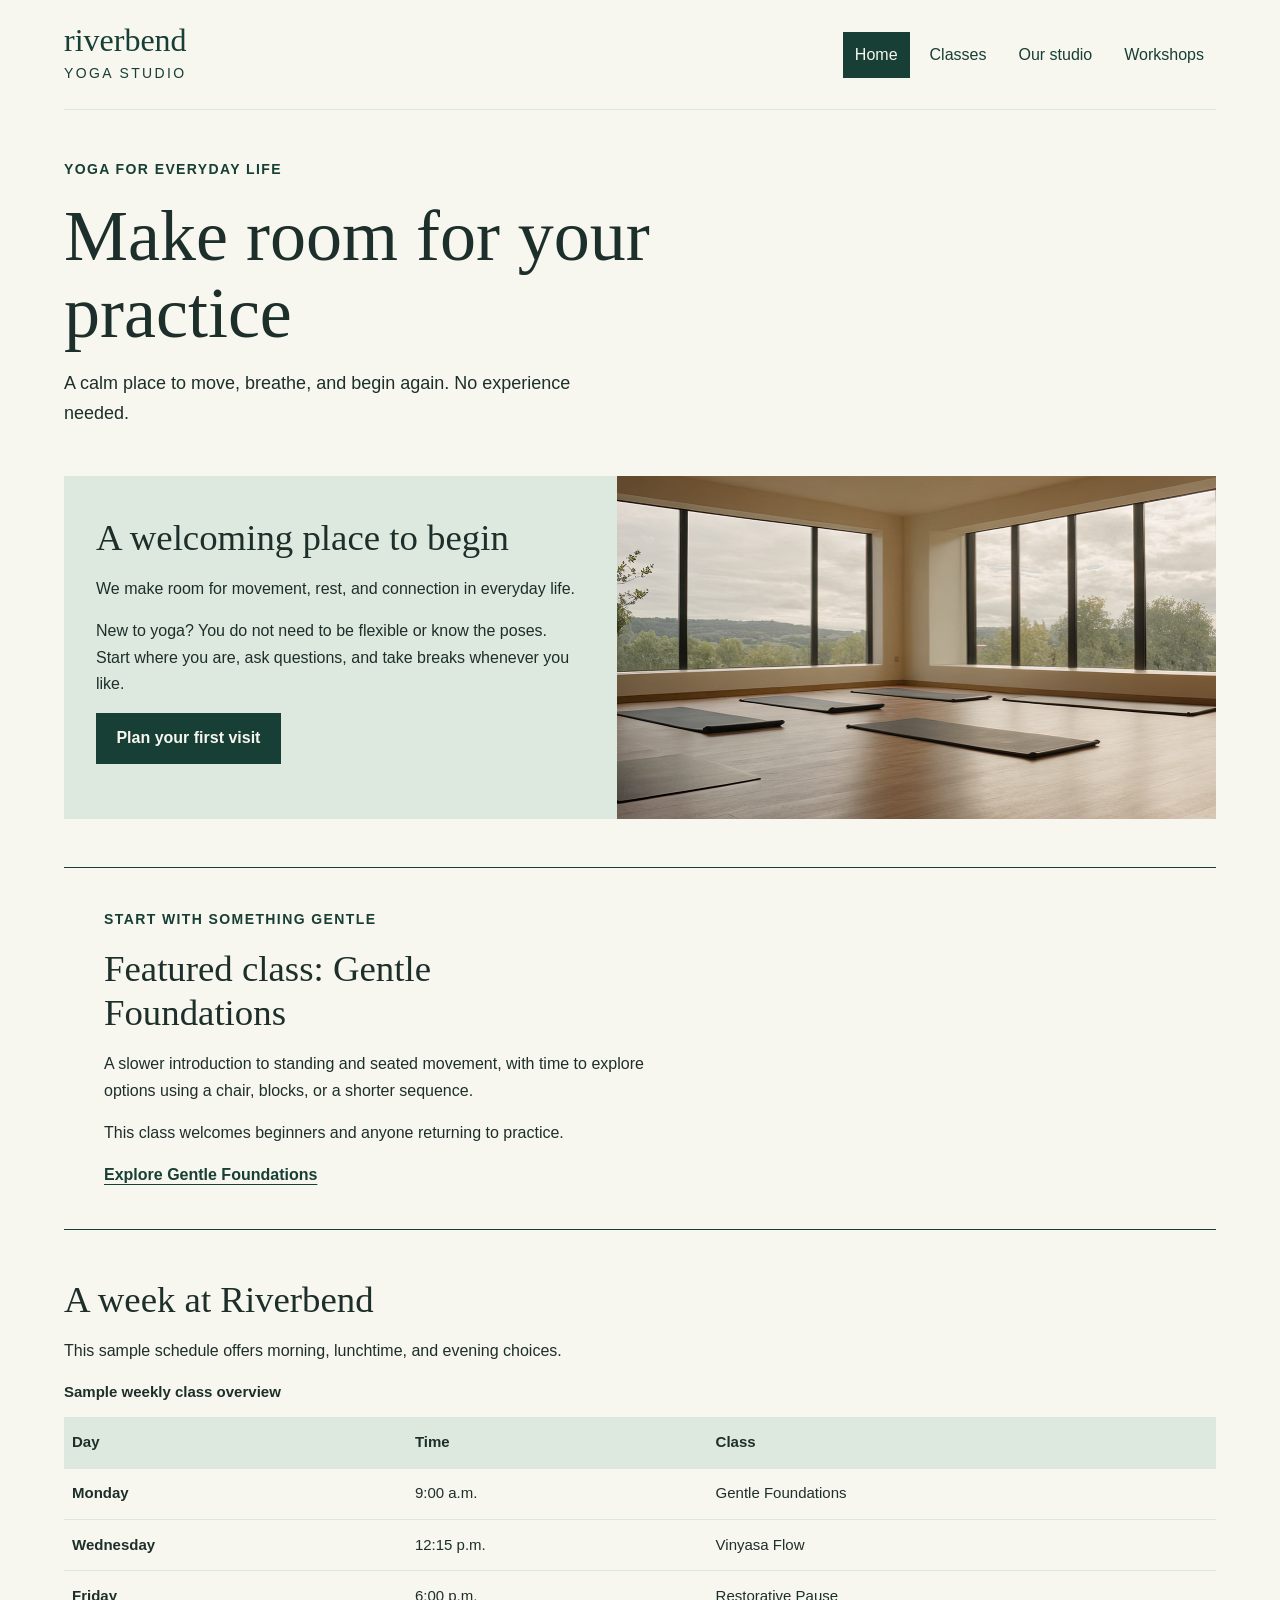
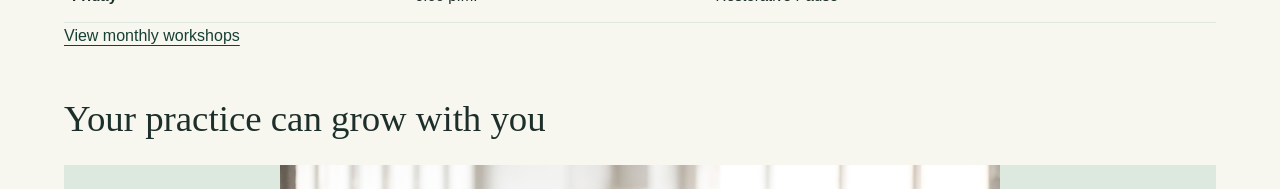
<file: index.html>
<!doctype html>
<html lang="en">
<head>
  <meta charset="utf-8">
  <meta name="viewport" content="width=device-width, initial-scale=1">
  <meta http-equiv="refresh" content="0; url=site/index.html">
  <title>Riverbend Yoga Studio</title>
</head>
<body><p><a href="site/index.html">Open Riverbend Yoga Studio</a></p></body>
</html>
</file>
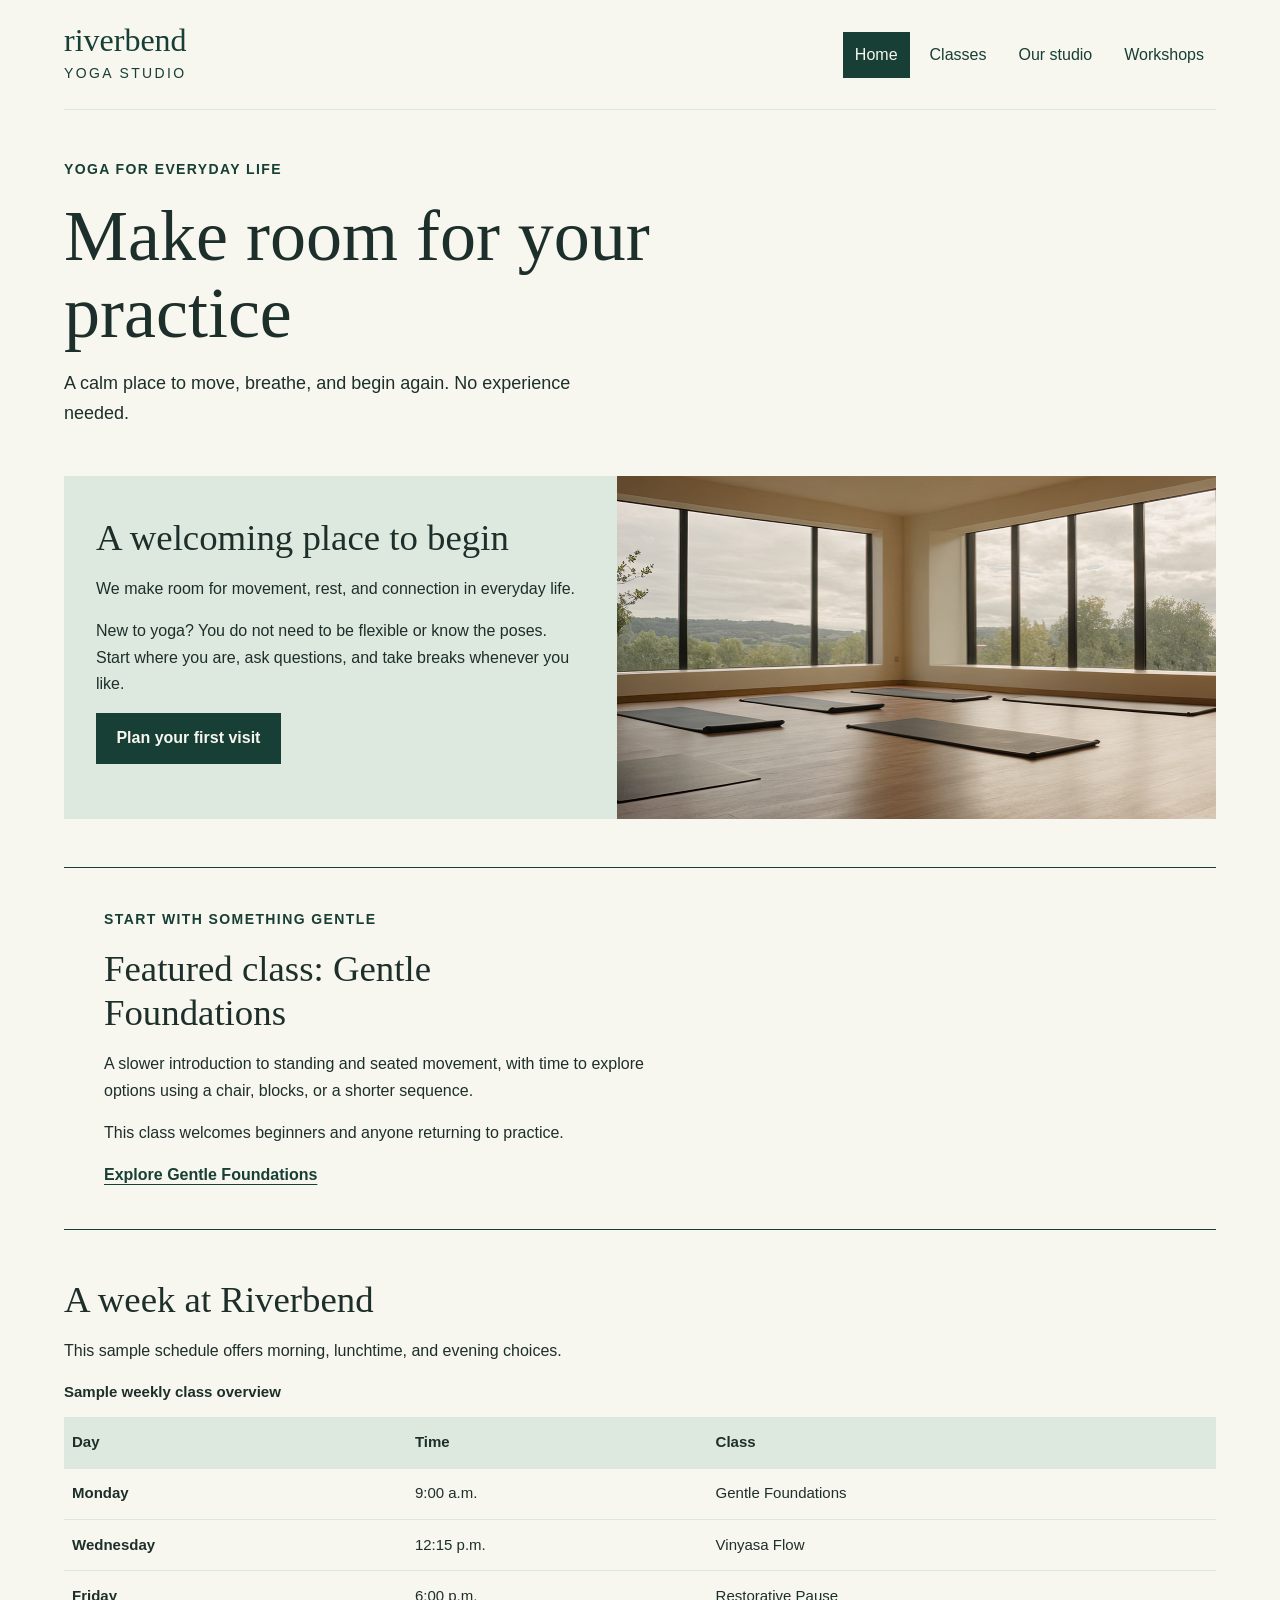
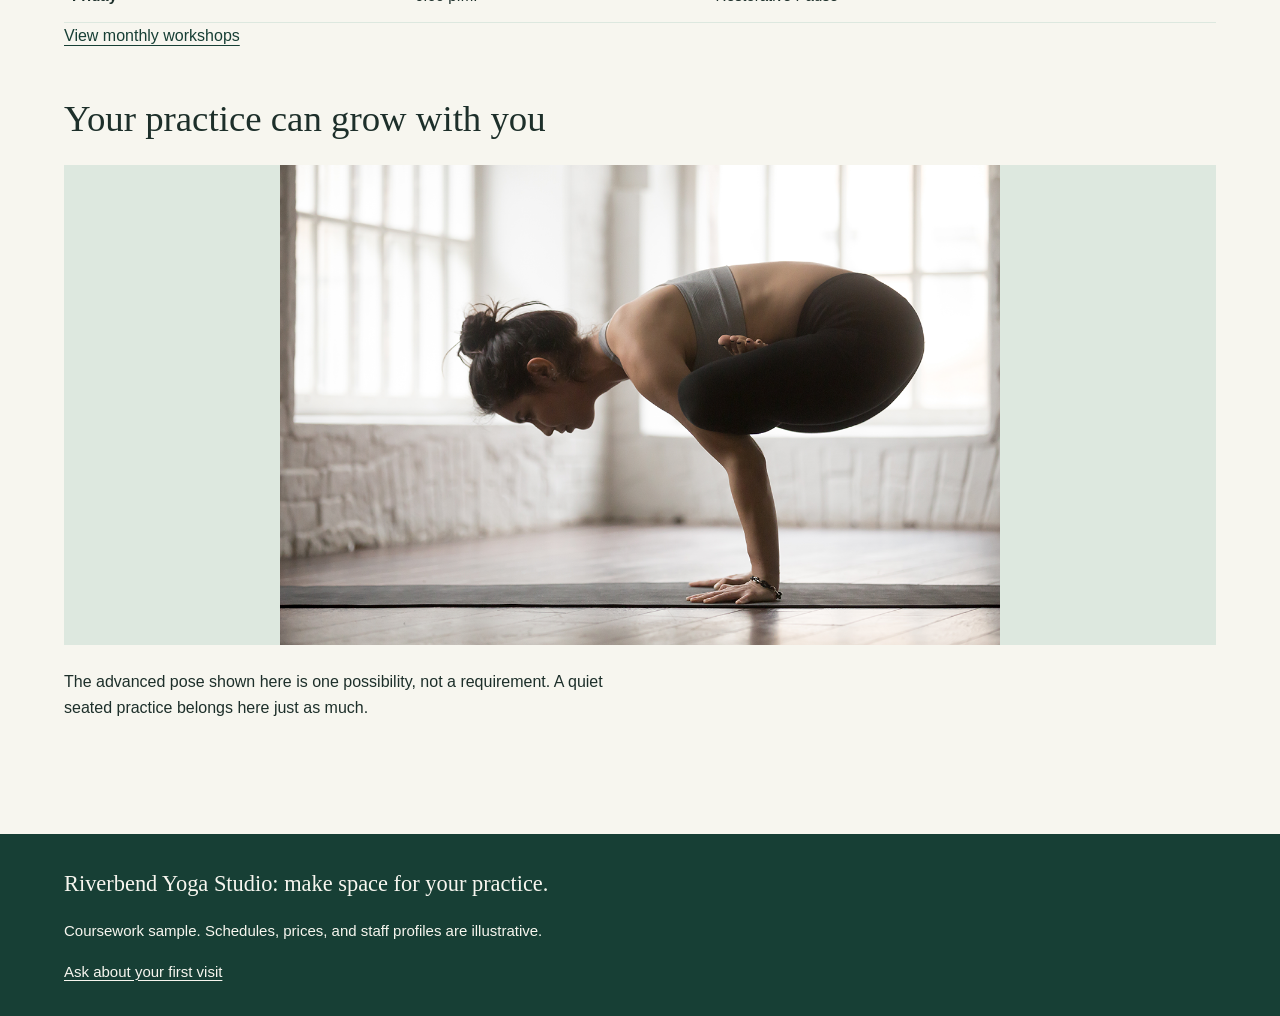
<file: site/index.html>
<!doctype html>
<html lang="en">
<head>
  <meta charset="utf-8">
  <meta name="viewport" content="width=device-width, initial-scale=1">
  <title>Home | Riverbend Yoga Studio</title>
  <meta name="description"
    content="An inclusive place to explore yoga at your own pace.">
  <link rel="stylesheet" href="styles.css">
  <script src="app.js" defer></script>
</head>
<body>
  <a class="skip-link" href="#main-content">Skip to main content</a>
  <header class="site-header">
    <div class="header-inner">
      <a class="brand" href="index.html" aria-label="Riverbend Yoga Studio home">
        <span class="brand-name">riverbend</span>
        <span class="brand-description">YOGA STUDIO</span>
      </a>
      <nav aria-label="Primary navigation">
        <ul>
          <li><a href="index.html" aria-current="page">Home</a></li>
          <li><a href="services.html">Classes</a></li>
          <li><a href="about.html">Our studio</a></li>
          <li><a href="events.html">Workshops</a></li>
        </ul>
      </nav>
    </div>
    <div class="page-heading">
      <p class="eyebrow">Yoga for everyday life</p>
      <h1>Make room for your practice</h1>
      <p class="lede">A calm place to move, breathe, and begin again. No experience needed.</p>
      <p class="saved-preference" data-saved-preference hidden>
        <span data-saved-class-label></span>
        <a href="services.html#class-preference">Change choice</a>
      </p>
    </div>
  </header>
  <main class="site-main" id="main-content" tabindex="-1">
    <section class="welcome split" aria-labelledby="welcome-title">
      <div class="welcome-copy">
      <h2 id="welcome-title">A welcoming place to begin</h2>
      <p>We make room for movement, rest, and connection in everyday life.</p>
      <p>New to yoga? You do not need to be flexible or know the poses.
        Start where you are, ask questions, and take breaks whenever you like.</p>
      <p><a class="button" href="events.html#request-spot">Plan your first visit</a></p>
      </div>
      <img class="studio-image" src="assets/yoga-studio_c.png" width="1200" height="686"
        alt="Sunlit yoga studio with mats beside large windows.">
    </section>

    <section class="featured band" aria-labelledby="featured-title">
      <p class="eyebrow">Start with something gentle</p>
      <h2 id="featured-title">Featured class: Gentle Foundations</h2>
      <p>A slower introduction to standing and seated movement, with time
        to explore options using a chair, blocks, or a shorter sequence.</p>
      <p>This class welcomes beginners and anyone returning to practice.</p>
      <p><a class="text-link" href="services.html#gentle">Explore Gentle Foundations</a></p>
    </section>

    <section class="schedule" aria-labelledby="schedule-title">
      <h2 id="schedule-title">A week at Riverbend</h2>
      <p>This sample schedule offers morning, lunchtime, and evening choices.</p>
      <div class="table-scroll" role="region" aria-label="Weekly class schedule" tabindex="0">
      <table>
        <caption>Sample weekly class overview</caption>
        <thead>
          <tr>
            <th scope="col">Day</th>
            <th scope="col">Time</th>
            <th scope="col">Class</th>
          </tr>
        </thead>
        <tbody>
          <tr>
            <th scope="row">Monday</th>
            <td><time datetime="09:00">9:00 a.m.</time></td>
            <td>Gentle Foundations</td>
          </tr>
          <tr>
            <th scope="row">Wednesday</th>
            <td><time datetime="12:15">12:15 p.m.</time></td>
            <td>Vinyasa Flow</td>
          </tr>
          <tr>
            <th scope="row">Friday</th>
            <td><time datetime="18:00">6:00 p.m.</time></td>
            <td>Restorative Pause</td>
          </tr>
        </tbody>
      </table>
      </div>
      <p><a href="events.html#workshops">View monthly workshops</a></p>
    </section>

    <section class="practice" aria-labelledby="practice-title">
      <h2 id="practice-title">Your practice can grow with you</h2>
      <picture>
        <source media="(min-width: 48rem)"
          srcset="assets/yoga-feature-large_c.png">
        <img src="assets/yoga-feature-small_c.png" width="280"
          alt="A yoga practitioner balances with knees resting on her arms.">
      </picture>
      <p>The advanced pose shown here is one possibility, not a requirement.
        A quiet seated practice belongs here just as much.</p>
    </section>
  </main>
  <footer class="site-footer">
    <div class="footer-inner">
    <p>Riverbend Yoga Studio: make space for your practice.</p>
    <p>Coursework sample. Schedules, prices, and staff profiles are illustrative.</p>
    <p><a href="events.html#request-spot">Ask about your first visit</a></p>
    </div>
  </footer>
</body>
</html>
</file>
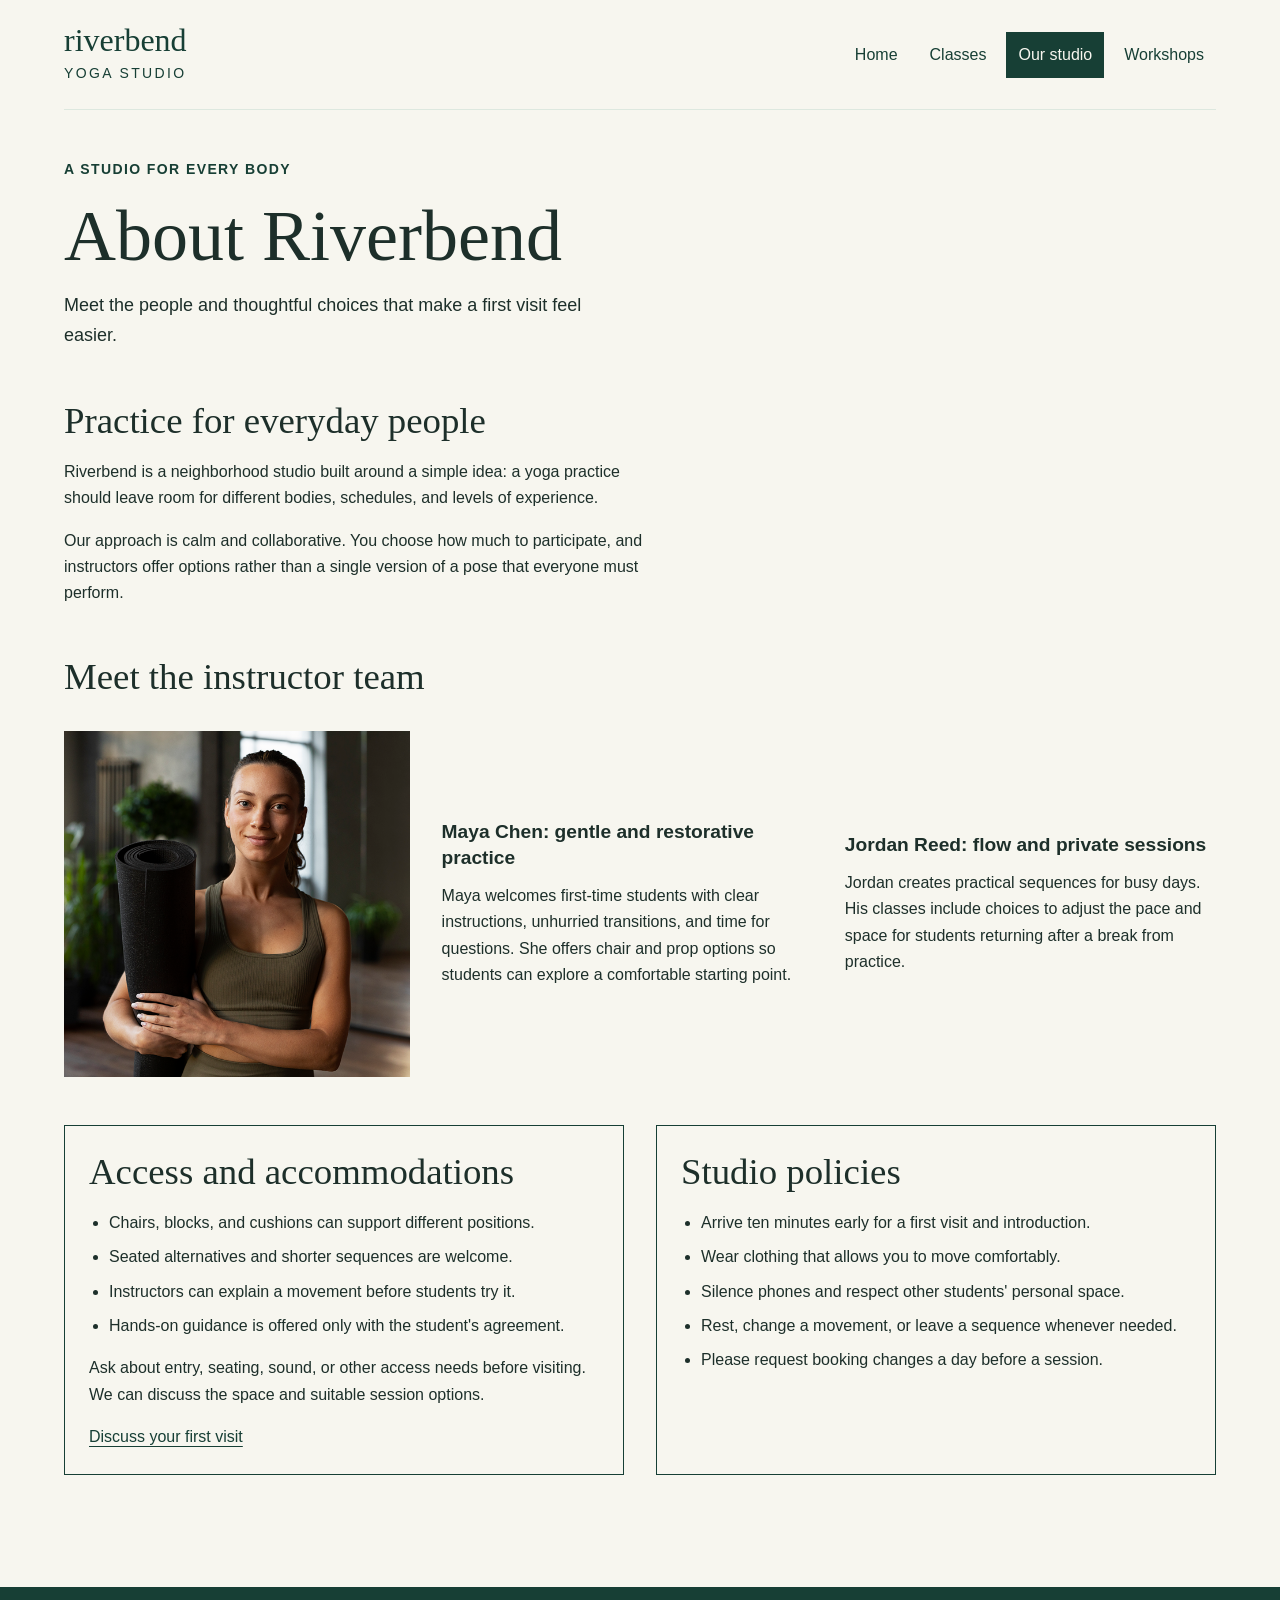
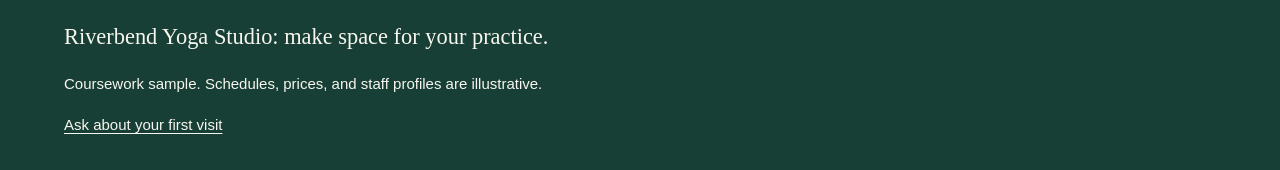
<file: site/about.html>
<!doctype html>
<html lang="en">
<head>
  <meta charset="utf-8">
  <meta name="viewport" content="width=device-width, initial-scale=1">
  <title>About | Riverbend Yoga Studio</title>
  <meta name="description"
    content="Meet our sample instructor team and explore studio access and policies.">
  <link rel="stylesheet" href="styles.css">
  <script src="app.js" defer></script>
</head>
<body>
  <a class="skip-link" href="#main-content">Skip to main content</a>
  <header class="site-header">
    <div class="header-inner">
      <a class="brand" href="index.html" aria-label="Riverbend Yoga Studio home">
        <span class="brand-name">riverbend</span>
        <span class="brand-description">YOGA STUDIO</span>
      </a>
      <nav aria-label="Primary navigation">
        <ul>
          <li><a href="index.html">Home</a></li>
          <li><a href="services.html">Classes</a></li>
          <li><a href="about.html" aria-current="page">Our studio</a></li>
          <li><a href="events.html">Workshops</a></li>
        </ul>
      </nav>
    </div>
    <div class="page-heading">
      <p class="eyebrow">A studio for every body</p>
      <h1>About Riverbend</h1>
      <p class="lede">Meet the people and thoughtful choices that make a first visit feel easier.</p>
      <p class="saved-preference" data-saved-preference hidden>
        <span data-saved-class-label></span>
        <a href="services.html#class-preference">Change choice</a>
      </p>
    </div>
  </header>
  <main class="site-main" id="main-content" tabindex="-1">
    <section aria-labelledby="story-title">
      <h2 id="story-title">Practice for everyday people</h2>
      <p>Riverbend is a neighborhood studio built around a simple idea:
        a yoga practice should leave room for different bodies, schedules,
        and levels of experience.</p>
      <p>Our approach is calm and collaborative. You choose how much to
        participate, and instructors offer options rather than a single
        version of a pose that everyone must perform.</p>
    </section>

    <section class="team" aria-labelledby="team-title">
      <h2 id="team-title">Meet the instructor team</h2>
      <img src="assets/yoga-instructor_c.png" width="1200" height="1200"
        alt="An instructor holds a rolled yoga mat in the studio.">
      <article class="instructor">
        <h3>Maya Chen: gentle and restorative practice</h3>
        <p>Maya welcomes first-time students with clear instructions,
          unhurried transitions, and time for questions. She offers chair and prop
          options so students can explore a comfortable starting point.</p>
      </article>
      <article class="instructor">
        <h3>Jordan Reed: flow and private sessions</h3>
        <p>Jordan creates practical sequences for busy days.
          His classes include choices to adjust the pace and space
          for students returning after a break from practice.</p>
      </article>
    </section>

    <div class="section-row">
    <section aria-labelledby="access-title">
      <h2 id="access-title">Access and accommodations</h2>
      <ul>
        <li>Chairs, blocks, and cushions can support different positions.</li>
        <li>Seated alternatives and shorter sequences are welcome.</li>
        <li>Instructors can explain a movement before students try it.</li>
        <li>Hands-on guidance is offered only with the student's agreement.</li>
      </ul>
      <p>Ask about entry, seating, sound, or other access needs before
        visiting. We can discuss the space and suitable session options.</p>
      <p><a href="events.html#request-spot">Discuss your first visit</a></p>
    </section>

    <section aria-labelledby="policies-title">
      <h2 id="policies-title">Studio policies</h2>
      <ul>
        <li>Arrive ten minutes early for a first visit and introduction.</li>
        <li>Wear clothing that allows you to move comfortably.</li>
        <li>Silence phones and respect other students' personal space.</li>
        <li>Rest, change a movement, or leave a sequence whenever needed.</li>
        <li>Please request booking changes a day before a session.</li>
      </ul>
    </section>
    </div>
  </main>
  <footer class="site-footer">
    <div class="footer-inner">
    <p>Riverbend Yoga Studio: make space for your practice.</p>
    <p>Coursework sample. Schedules, prices, and staff profiles are illustrative.</p>
    <p><a href="events.html#request-spot">Ask about your first visit</a></p>
    </div>
  </footer>
</body>
</html>
</file>
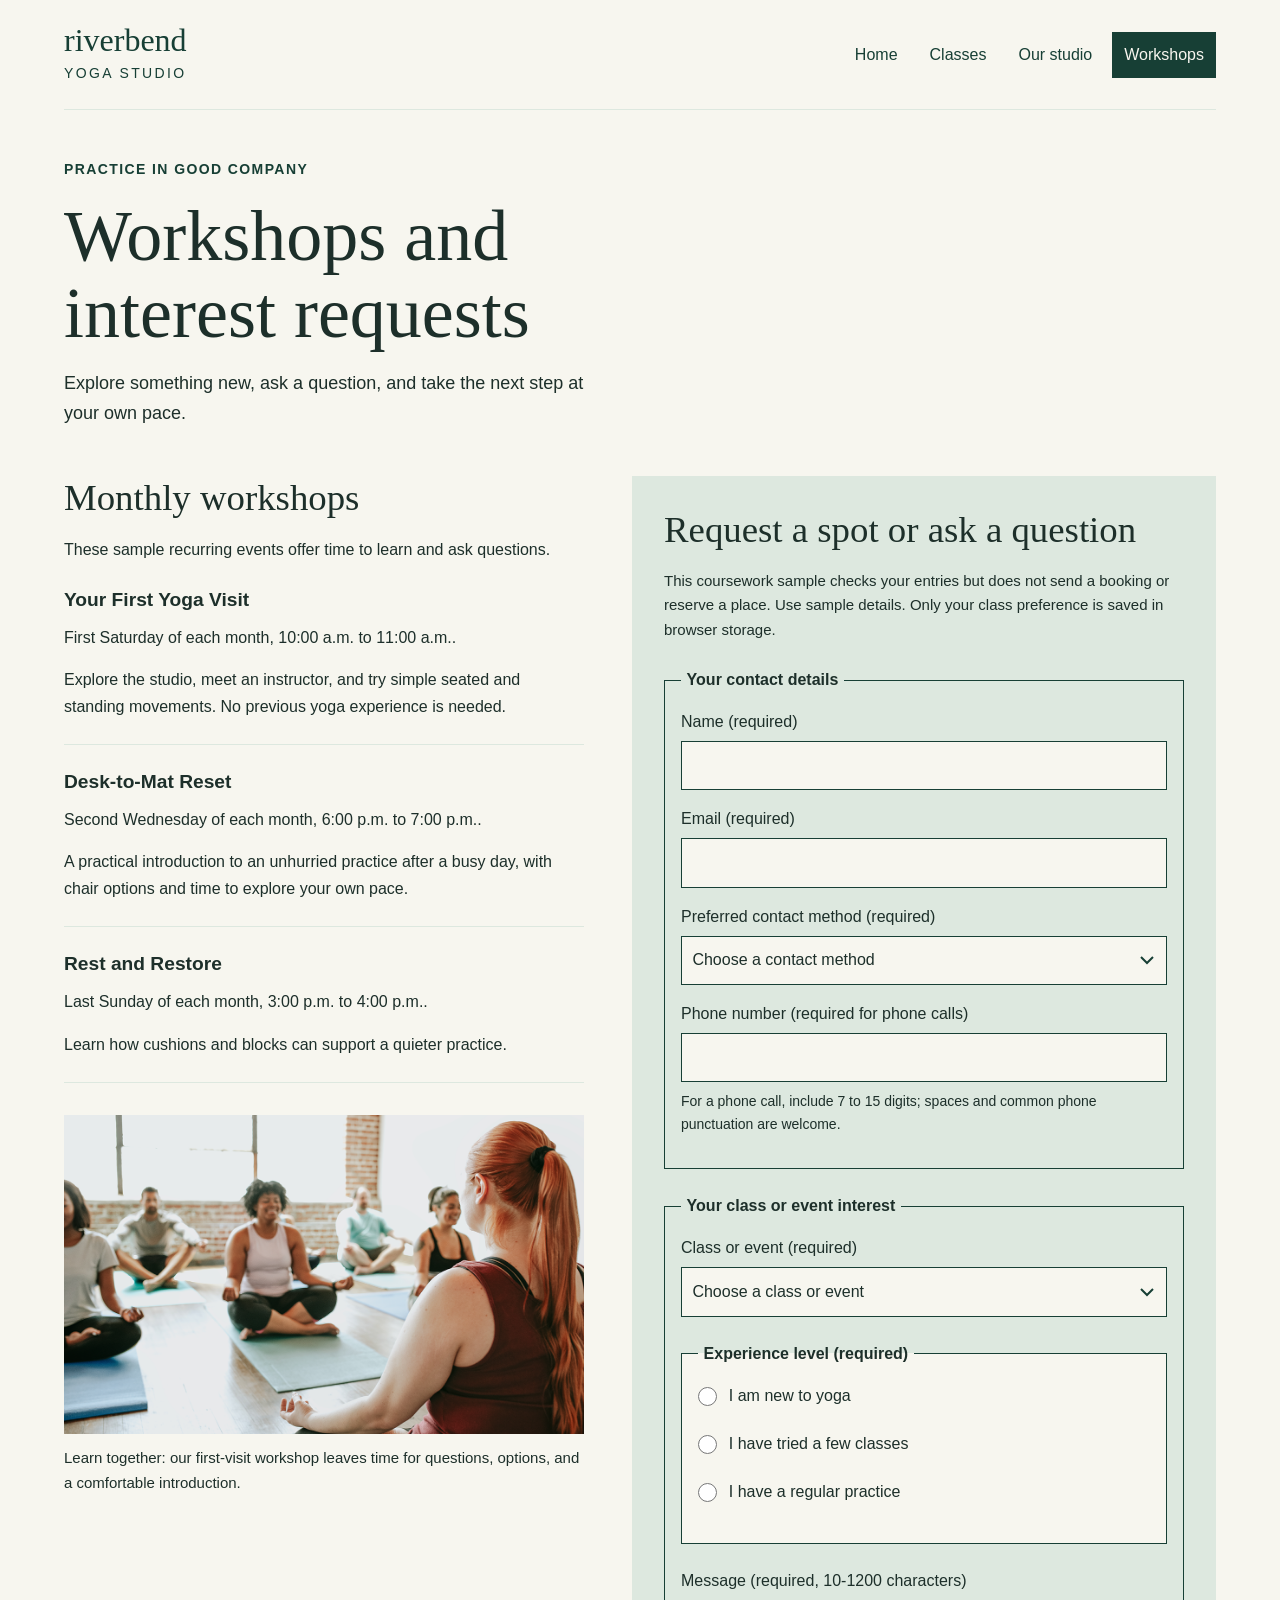
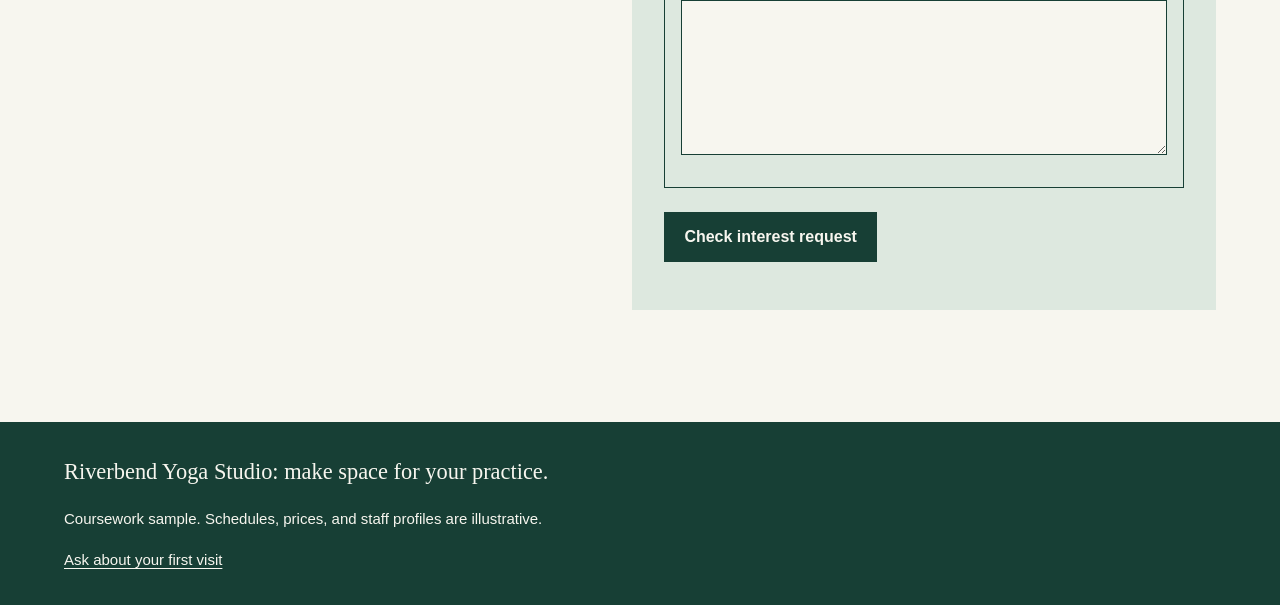
<file: site/events.html>
<!doctype html>
<html lang="en">
<head>
  <meta charset="utf-8">
  <meta name="viewport" content="width=device-width, initial-scale=1">
  <title>Workshops and Requests | Riverbend Yoga Studio</title>
  <meta name="description"
    content="Explore monthly workshops and request class information.">
  <link rel="stylesheet" href="styles.css">
  <script src="app.js" defer></script>
</head>
<body>
  <a class="skip-link" href="#main-content">Skip to main content</a>
  <header class="site-header">
    <div class="header-inner">
      <a class="brand" href="index.html" aria-label="Riverbend Yoga Studio home">
        <span class="brand-name">riverbend</span>
        <span class="brand-description">YOGA STUDIO</span>
      </a>
      <nav aria-label="Primary navigation">
        <ul>
          <li><a href="index.html">Home</a></li>
          <li><a href="services.html">Classes</a></li>
          <li><a href="about.html">Our studio</a></li>
          <li><a href="events.html" aria-current="page">Workshops</a></li>
        </ul>
      </nav>
    </div>
    <div class="page-heading">
      <p class="eyebrow">Practice in good company</p>
      <h1>Workshops and interest requests</h1>
      <p class="lede">Explore something new, ask a question, and take the next step at your own pace.</p>
      <p class="saved-preference" data-saved-preference hidden>
        <span data-saved-class-label></span>
        <a href="services.html#class-preference">Change choice</a>
      </p>
    </div>
  </header>
  <main class="site-main events-layout" id="main-content" tabindex="-1">
    <section class="workshop-list" id="workshops" aria-labelledby="workshops-title">
      <h2 id="workshops-title">Monthly workshops</h2>
      <p>These sample recurring events offer time to learn and ask questions.</p>
      <article>
        <h3>Your First Yoga Visit</h3>
        <p>First Saturday of each month,
          <time datetime="10:00">10:00 a.m.</time> to
          <time datetime="11:00">11:00 a.m.</time>.</p>
        <p>Explore the studio, meet an instructor, and try simple seated
          and standing movements. No previous yoga experience is needed.</p>
      </article>
      <article>
        <h3>Desk-to-Mat Reset</h3>
        <p>Second Wednesday of each month,
          <time datetime="18:00">6:00 p.m.</time> to
          <time datetime="19:00">7:00 p.m.</time>.</p>
        <p>A practical introduction to an unhurried practice after a busy
          day, with chair options and time to explore your own pace.</p>
      </article>
      <article>
        <h3>Rest and Restore</h3>
        <p>Last Sunday of each month,
          <time datetime="15:00">3:00 p.m.</time> to
          <time datetime="16:00">4:00 p.m.</time>.</p>
        <p>Learn how cushions and blocks can support a quieter practice.</p>
      </article>
      <figure>
        <img src="assets/yoga-workshop_c.png" width="1200" height="737"
          alt="An instructor leads a seated group practice in a bright studio.">
        <figcaption>Learn together: our first-visit workshop leaves time
          for questions, options, and a comfortable introduction.</figcaption>
      </figure>
    </section>

    <section class="request-panel" id="request-spot" aria-labelledby="request-title">
      <h2 id="request-title">Request a spot or ask a question</h2>
      <p class="form-note" id="form-note">This coursework sample checks your entries but
        does not send a booking or reserve a place. Use sample details. Only your class preference is saved in browser storage.</p>
      <p class="form-note" id="preference-notice" hidden></p>
      <p class="form-summary" id="form-summary" role="status" aria-live="polite" tabindex="-1"></p>
      <form id="interest-form" action="events.html#request-spot" method="get"
        aria-describedby="form-note">
        <fieldset id="contact-details">
          <legend>Your contact details</legend>
          <p>
            <label for="full-name">Name (required)</label><br>
            <input id="full-name" name="full-name" type="text"
              autocomplete="name" minlength="2" maxlength="80" aria-describedby="full-name-error" required>
            <span class="field-error" id="full-name-error"></span>
          </p>
          <p>
            <label for="email">Email (required)</label><br>
            <input id="email" name="email" type="email"
              autocomplete="email" maxlength="254" aria-describedby="email-error" required>
            <span class="field-error" id="email-error"></span>
          </p>
          <p>
            <label for="contact-method">Preferred contact method (required)</label><br>
            <select id="contact-method" name="contact-method" aria-describedby="contact-method-error" required>
              <option value="">Choose a contact method</option>
              <option value="email">Email</option>
              <option value="phone">Phone call</option>
            </select>
            <span class="field-error" id="contact-method-error"></span>
          </p>
          <p>
            <label for="phone">Phone number (required for phone calls)</label><br>
            <input id="phone" name="phone" type="tel"
              autocomplete="tel" maxlength="30" aria-describedby="phone-help phone-error">
            <span class="field-error" id="phone-error"></span>
            <small id="phone-help">For a phone call, include 7 to 15 digits; spaces and common phone punctuation are welcome.</small>
          </p>
        </fieldset>

        <fieldset>
          <legend>Your class or event interest</legend>
          <p>
            <label for="interest">Class or event (required)</label><br>
            <select id="interest" name="interest" aria-describedby="interest-error" required>
              <option value="">Choose a class or event</option>
              <option value="gentle">Gentle Foundations</option>
              <option value="vinyasa">Vinyasa Flow</option>
              <option value="restorative">Restorative Pause</option>
              <option value="private">Private session</option>
              <option value="first-visit">Your First Yoga Visit workshop</option>
              <option value="desk-reset">Desk-to-Mat Reset workshop</option>
              <option value="rest-restore">Rest and Restore workshop</option>
            </select>
            <span class="field-error" id="interest-error"></span>
          </p>
          <fieldset id="experience-group">
            <legend>Experience level (required)</legend>
            <p>
              <input id="experience-new" name="experience" type="radio"
                value="new" aria-describedby="experience-error" required>
              <label for="experience-new">I am new to yoga</label>
            </p>
            <p>
              <input id="experience-some" name="experience" type="radio"
                value="some" aria-describedby="experience-error">
              <label for="experience-some">I have tried a few classes</label>
            </p>
            <p>
              <input id="experience-regular" name="experience" type="radio"
                value="regular" aria-describedby="experience-error">
              <label for="experience-regular">I have a regular practice</label>
            </p>
            <span class="field-error" id="experience-error"></span>
          </fieldset>
          <p>
            <label for="message">Message (required, 10-1200 characters)</label><br>
            <textarea id="message" name="message" rows="5" cols="28"
              minlength="10" maxlength="1200" aria-describedby="message-error" required></textarea>
            <span class="field-error" id="message-error"></span>
          </p>
        </fieldset>
        <p><button type="submit">Check interest request</button></p>
        <p class="feedback" id="form-result" role="status" aria-live="polite"></p>
      </form>
    </section>
  </main>
  <footer class="site-footer">
    <div class="footer-inner">
    <p>Riverbend Yoga Studio: make space for your practice.</p>
    <p>Coursework sample. Schedules, prices, and staff profiles are illustrative.</p>
    <p><a href="events.html#request-spot">Ask about your first visit</a></p>
    </div>
  </footer>
</body>
</html>
</file>
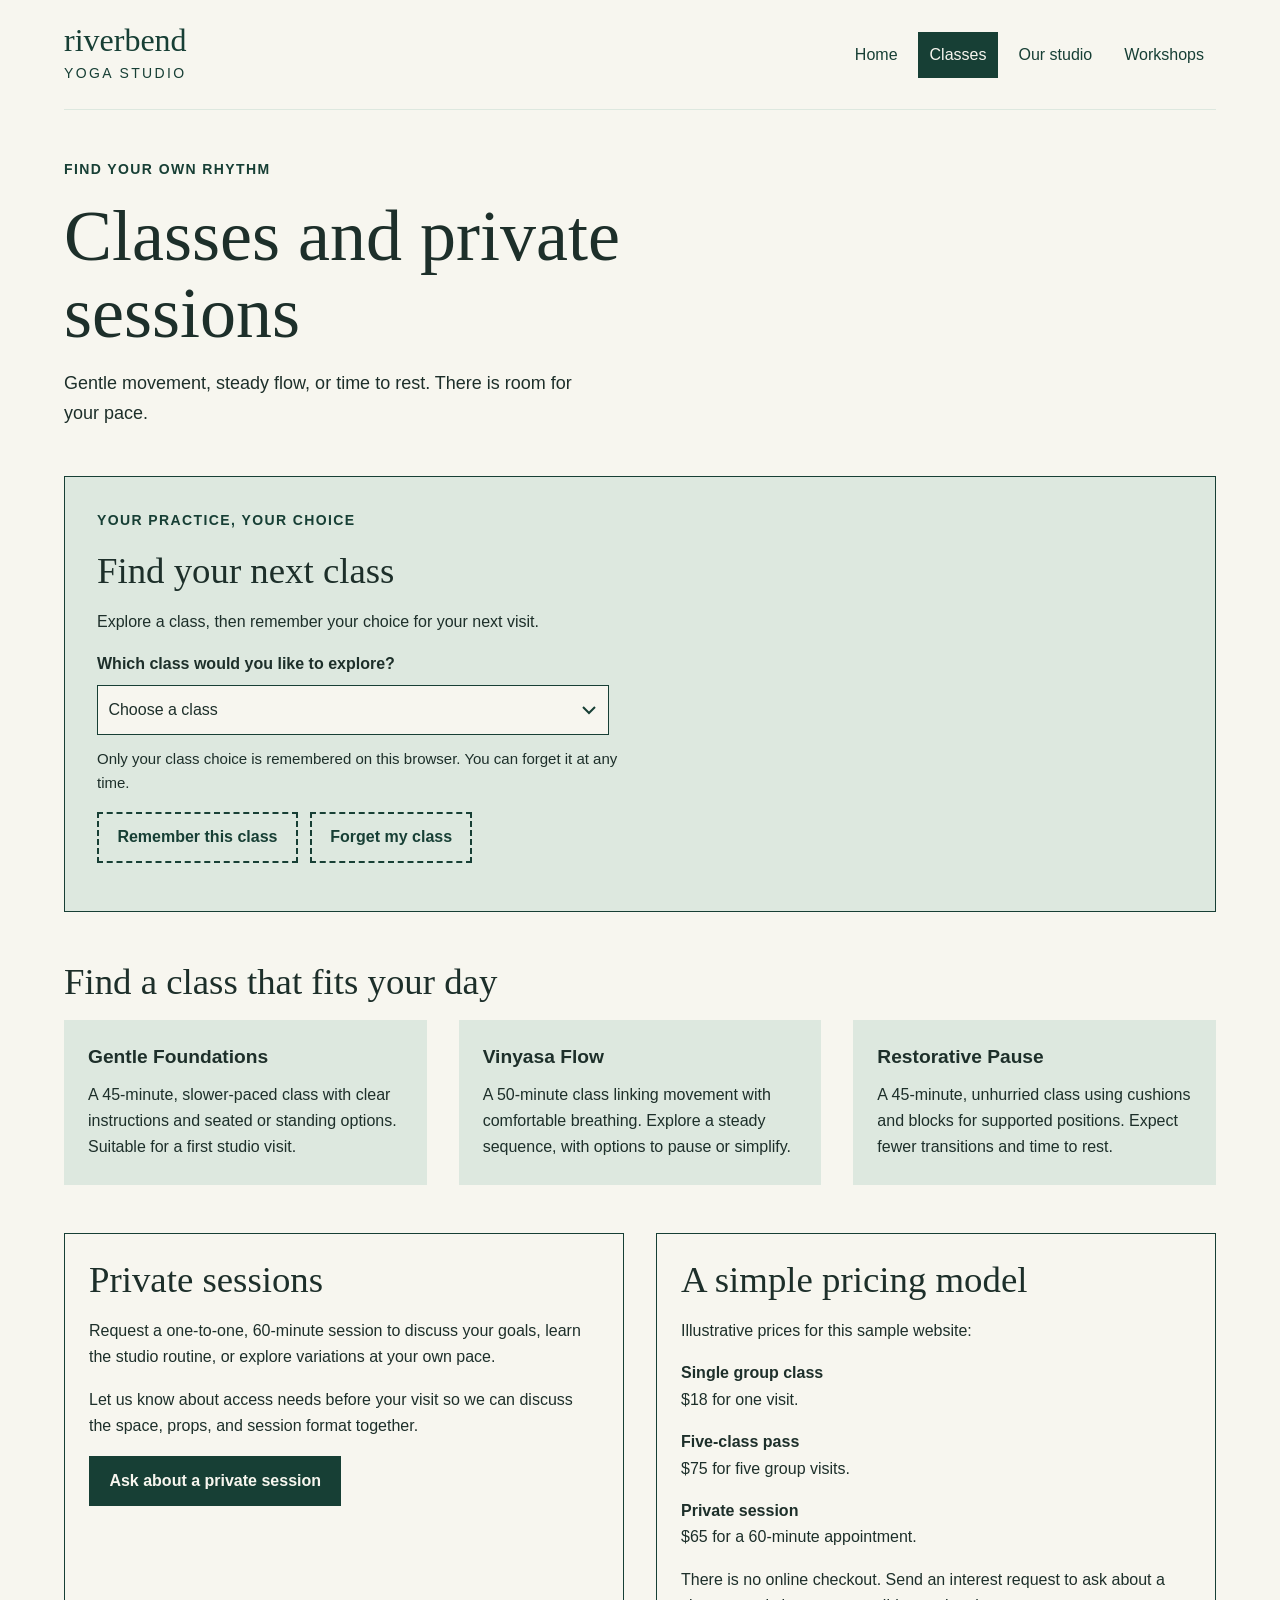
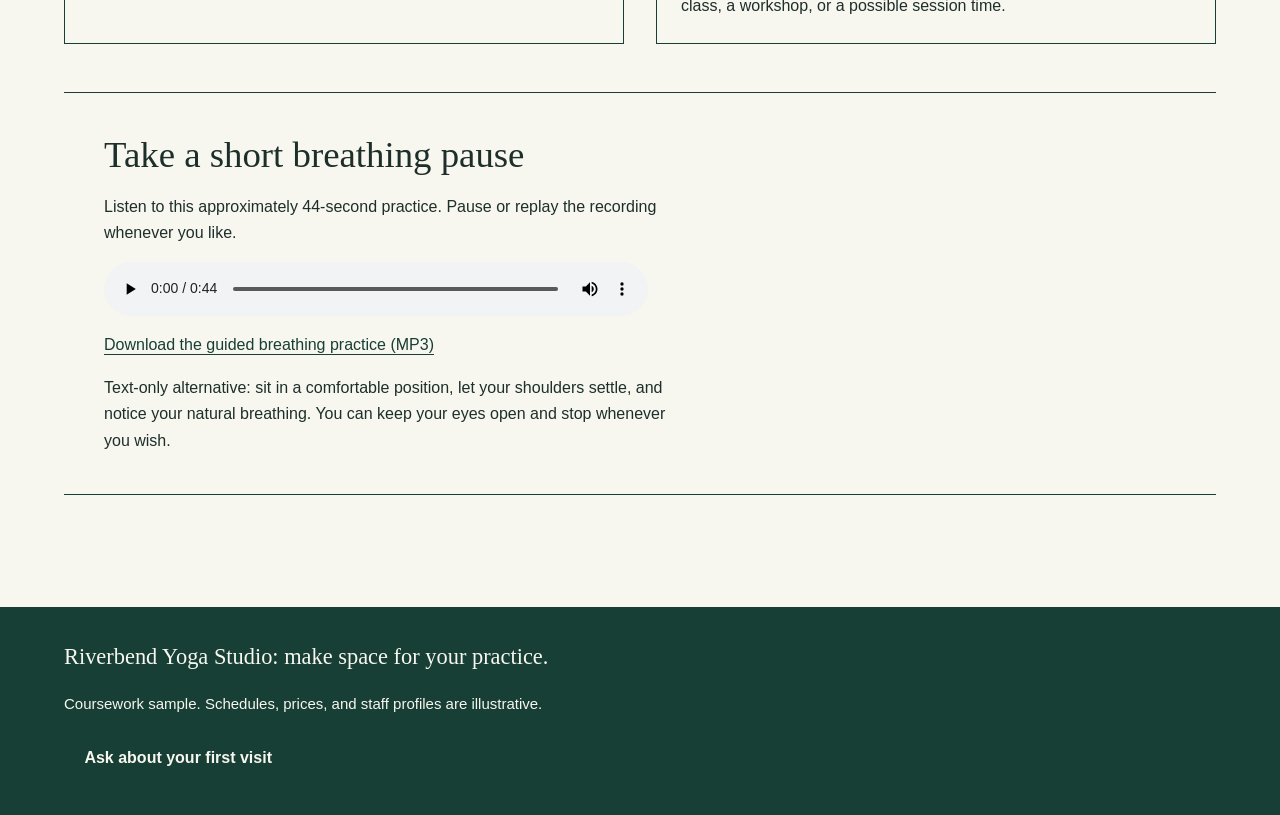
<file: site/services.html>
<!doctype html>
<html lang="en">
<head>
  <meta charset="utf-8">
  <meta name="viewport" content="width=device-width, initial-scale=1">
  <title>Classes and Sessions | Riverbend Yoga Studio</title>
  <meta name="description"
    content="Explore group classes and private yoga sessions.">
  <link rel="stylesheet" href="styles.css">
  <script src="app.js" defer></script>
</head>
<body>
  <a class="skip-link" href="#main-content">Skip to main content</a>
  <header class="site-header">
    <div class="header-inner">
      <a class="brand" href="index.html" aria-label="Riverbend Yoga Studio home">
        <span class="brand-name">riverbend</span>
        <span class="brand-description">YOGA STUDIO</span>
      </a>
      <nav aria-label="Primary navigation">
        <ul>
          <li><a href="index.html">Home</a></li>
          <li><a href="services.html" aria-current="page">Classes</a></li>
          <li><a href="about.html">Our studio</a></li>
          <li><a href="events.html">Workshops</a></li>
        </ul>
      </nav>
    </div>
    <div class="page-heading">
      <p class="eyebrow">Find your own rhythm</p>
      <h1>Classes and private sessions</h1>
      <p class="lede">Gentle movement, steady flow, or time to rest. There is room for your pace.</p>
      <p class="saved-preference" data-saved-preference hidden>
        <span data-saved-class-label></span>
        <a href="services.html#class-preference">Change choice</a>
      </p>
    </div>
  </header>
  <main class="site-main" id="main-content" tabindex="-1">
    <section class="preference-panel" id="class-preference" aria-labelledby="preference-title" hidden>
      <p class="eyebrow">Your practice, your choice</p>
      <h2 id="preference-title">Find your next class</h2>
      <p>Explore a class, then remember your choice for your next visit.</p>
      <label for="class-choice">Which class would you like to explore?</label>
      <select id="class-choice" aria-describedby="preference-help">
        <option value="">Choose a class</option>
        <option value="gentle">Gentle Foundations</option>
        <option value="vinyasa">Vinyasa Flow</option>
        <option value="restorative">Restorative Pause</option>
        <option value="private">Private session</option>
      </select>
      <p class="preference-help" id="preference-help">Only your class choice is remembered on this browser. You can forget it at any time.</p>
      <div class="class-result" id="class-result" hidden>
        <h3 id="chosen-class-title"></h3>
        <p id="chosen-class-details"></p>
        <p id="chosen-class-summary"></p>
        <a class="text-link" id="chosen-class-link" href="events.html#request-spot">Ask about this class</a>
      </div>
      <div class="preference-actions">
        <button id="remember-class" type="button" disabled>Remember this class</button>
        <button class="secondary-button" id="forget-class" type="button" disabled>Forget my class</button>
      </div>
      <p class="feedback" id="preference-status" role="status" aria-live="polite"></p>
    </section>
    <noscript><p>JavaScript is needed to remember a class. You can still explore every class below and use the workshop form.</p></noscript>
    <section aria-labelledby="classes-title">
      <h2 id="classes-title">Find a class that fits your day</h2>
      <div class="card-row">
      <article id="gentle">
        <h3>Gentle Foundations</h3>
        <p>A 45-minute, slower-paced class with clear instructions and
          seated or standing options. Suitable for a first studio visit.</p>
      </article>
      <article>
        <h3>Vinyasa Flow</h3>
        <p>A 50-minute class linking movement with comfortable breathing.
          Explore a steady sequence, with options to pause or simplify.</p>
      </article>
      <article>
        <h3>Restorative Pause</h3>
        <p>A 45-minute, unhurried class using cushions and blocks for
          supported positions. Expect fewer transitions and time to rest.</p>
      </article>
      </div>
    </section>

    <div class="section-row">
    <section aria-labelledby="private-title">
      <h2 id="private-title">Private sessions</h2>
      <p>Request a one-to-one, 60-minute session to discuss your goals,
        learn the studio routine, or explore variations at your own pace.</p>
      <p>Let us know about access needs before your visit so we can discuss
        the space, props, and session format together.</p>
      <p><a class="button" href="events.html#request-spot">Ask about a private session</a></p>
    </section>

    <section aria-labelledby="pricing-title">
      <h2 id="pricing-title">A simple pricing model</h2>
      <p>Illustrative prices for this sample website:</p>
      <dl>
        <dt>Single group class</dt>
        <dd>$18 for one visit.</dd>
        <dt>Five-class pass</dt>
        <dd>$75 for five group visits.</dd>
        <dt>Private session</dt>
        <dd>$65 for a 60-minute appointment.</dd>
      </dl>
      <p>There is no online checkout. Send an interest request to ask
        about a class, a workshop, or a possible session time.</p>
    </section>

    </div>
    <section class="band breathing" aria-labelledby="breathing-title">
      <h2 id="breathing-title">Take a short breathing pause</h2>
      <p>Listen to this approximately 44-second practice. Pause or replay
        the recording whenever you like.</p>
      <audio controls preload="metadata" aria-label="Guided breathing practice">
        <source src="assets/yoga-breathing-44s.mp3" type="audio/mpeg">
        Your browser does not support this audio player.
        <a href="assets/yoga-breathing-44s.mp3">Download the breathing audio</a>.
      </audio>
      <p><a href="assets/yoga-breathing-44s.mp3" download>
        Download the guided breathing practice (MP3)</a></p>
      <p>Text-only alternative: sit in a comfortable position, let your
        shoulders settle, and notice your natural breathing. You can keep
        your eyes open and stop whenever you wish.</p>
    </section>
  </main>
  <footer class="site-footer">
    <div class="footer-inner">
    <p>Riverbend Yoga Studio: make space for your practice.</p>
    <p>Coursework sample. Schedules, prices, and staff profiles are illustrative.</p>
    <p><a class="button" href="events.html#request-spot">Ask about your first visit</a></p>
    </div>
  </footer>
</body>
</html>
</file>
<file: site/styles.css>
/* Riverbend Yoga Studio: shared, mobile-first design for Touchstone 3. */
:root {
  --forest: #173F35;
  --sage: #DDE8DF;
  --ivory: #F7F6EF;
  --ink: #1D2F2A;
  --content-width: 72rem;
}
* { box-sizing: border-box; }
html { scroll-padding-top: 1rem; }
body {
  margin: 0;
  background: var(--ivory);
  color: var(--ink);
  font-family: Arial, sans-serif;
  font-size: 1rem;
  line-height: 1.65;
}
a { color: var(--forest); text-underline-offset: .22em; }
a:hover { text-decoration-thickness: .15em; }
a:focus-visible, button:focus-visible, input:focus-visible,
select:focus-visible, textarea:focus-visible, [tabindex="0"]:focus-visible {
  outline: 3px solid var(--forest);
  outline-offset: 4px;
}
h1, h2 { font-family: Georgia, serif; font-weight: 400; }
h1 { margin: .5rem 0 1rem; font-size: 2.6rem; line-height: 1.08; max-width: 17ch; }
h2 { margin: 0 0 1rem; font-size: 2rem; line-height: 1.2; }
h3 { font-size: 1.2rem; line-height: 1.35; margin: 0 0 .75rem; }
p { margin: 0 0 1rem; max-width: 66ch; }
ul { padding-left: 1.25rem; }
li + li { margin-top: .5rem; }
img { display: block; max-width: 100%; height: auto; }
picture { display: block; }
figure { margin: 2rem 0 0; }
figcaption { margin-top: .75rem; font-size: .9375rem; }
small { display: block; font-size: .875rem; margin-top: .5rem; }
.skip-link {
  position: absolute; left: 1rem; top: .5rem;
  transform: translateY(-200%); padding: .75rem 1rem;
  z-index: 2; background: var(--ivory); color: var(--forest);
}
.skip-link:focus { transform: translateY(0); }
.header-inner, .page-heading, .site-main, .footer-inner {
  width: min(var(--content-width), calc(100% - 2rem));
  margin-inline: auto;
}
.header-inner {
  display: flex; flex-direction: column; gap: 1.25rem;
  align-items: flex-start; padding-block: 1.25rem;
  border-bottom: 1px solid var(--sage);
}
.brand { text-decoration: none; display: block; flex-shrink: 0; }
.brand-name { display: block; font-family: Georgia, serif; font-size: 2rem; line-height: 1; }
.brand-description { display: block; font-size: .875rem; letter-spacing: .17em; margin-top: .4rem; }
nav { width: 100%; }
nav ul { display: flex; flex-wrap: wrap; gap: .35rem .5rem; list-style: none; margin: 0; padding: 0; }
nav li + li { margin: 0; }
nav a { display: block; padding: .6rem .75rem; text-decoration: none; font-size: 1rem; }
nav a:hover { background: var(--sage); }
nav a[aria-current="page"] { background: var(--forest); color: var(--ivory); }
.page-heading { padding-block: 2rem 2.5rem; }
.eyebrow { font-size: .875rem; font-weight: 700; letter-spacing: .1em; text-transform: uppercase; color: var(--forest); }
.lede { font-size: 1.125rem; max-width: 52ch; margin-bottom: 0; }
.site-main { padding-bottom: 3rem; }
.site-main > section, .site-main > div { margin-bottom: 2rem; }
.site-main section { min-width: 0; }
.site-main section > :last-child, article > :last-child { margin-bottom: 0; }
.split, .section-row, .card-row { display: flex; flex-direction: column; gap: 1.5rem; }
.welcome { background: var(--sage); }
.welcome-copy { padding: 1.5rem 1.5rem 0; flex: 1; min-width: 0; }
.studio-image { width: 100%; object-fit: cover; }
.button, button {
  display: inline-block; border: 2px solid var(--forest);
  padding: .75rem 1.15rem; background: var(--forest); color: var(--ivory);
  font: 700 1rem/1.4 Arial, sans-serif; text-decoration: none;
  cursor: pointer; max-width: 100%;
}
.button:hover, button:hover { background: var(--ivory); color: var(--forest); }
.button:focus-visible, button:focus-visible { outline-offset: 4px; }
.band { padding: 1.5rem; border-block: 1px solid var(--forest); }
.featured h2 { max-width: 28ch; }
.text-link { font-weight: 700; }
.table-scroll { max-width: 100%; overflow-x: auto; }
table { width: 100%; border-collapse: collapse; font-size: .9375rem; }
caption { text-align: left; font-weight: 700; margin-bottom: .75rem; }
th, td { text-align: left; padding: .8rem .5rem; border-bottom: 1px solid var(--sage); }
thead { background: var(--sage); }
.practice picture { margin-block: 1.5rem; }
.practice img { width: 100%; max-height: 30rem; object-fit: contain; background: var(--sage); }
.card-row > article { flex: 1; background: var(--sage); padding: 1.5rem; }
.section-row > section { flex: 1; min-width: 0; padding: 1.5rem; border: 1px solid var(--forest); }
dt { font-weight: 700; }
dd { margin: 0 0 1rem; }
audio { display: block; width: 100%; max-width: 34rem; margin-block: 1rem; }
.team { display: flex; flex-direction: column; gap: 1.25rem; }
.team > h2 { flex-basis: 100%; }
.team > img { width: 100%; max-width: 22rem; object-fit: cover; }
.instructor { flex: 1; }
.events-layout { display: flex; flex-direction: column; gap: 2rem; align-items: stretch; }
.workshop-list article { margin-top: 1.5rem; padding-bottom: 1.5rem; border-bottom: 1px solid var(--sage); }
.workshop-list img { width: 100%; }
.request-panel { background: var(--sage); padding: 1.25rem; }
.form-note { font-size: .9375rem; }
fieldset { margin: 1.5rem 0; padding: 1rem; border: 1px solid var(--forest); min-width: 0; }
legend { padding-inline: .35rem; font-weight: 700; max-width: 100%; }
label { font-size: 1rem; }
input, select, textarea { font: inherit; color: var(--ink); }
input:not([type="radio"]), select, textarea {
  display: block; width: 100%; min-width: 0; max-width: 100%; min-height: 2.75rem;
  border: 1px solid var(--forest); border-radius: 0; background: var(--ivory); padding: .65rem;
}
select { appearance: none; padding-right: 2.25rem; background-image: url("data:image/svg+xml,%3Csvg xmlns='http://www.w3.org/2000/svg' width='16' height='12' viewBox='0 0 16 12'%3E%3Cpath d='m2 3 6 6 6-6' fill='none' stroke='%23173F35' stroke-width='2'/%3E%3C/svg%3E"); background-repeat: no-repeat; background-position: right .7rem center; }
textarea { resize: vertical; }
form br { display: none; }
form label { display: inline-block; margin-bottom: .35rem; }
input[type="radio"] { width: 1.2rem; height: 1.2rem; margin: .25rem .45rem .25rem 0; accent-color: var(--forest); vertical-align: middle; }
fieldset fieldset { background: var(--ivory); }
.site-footer { background: var(--forest); color: var(--ivory); padding-block: 2rem; }
.site-footer a { color: var(--ivory); }
.site-footer a:focus-visible { outline-color: var(--ivory); }
.site-footer p { font-size: .9375rem; }
.site-footer p:first-child { font-family: Georgia, serif; font-size: 1.4rem; }
.site-footer p:last-child { margin-bottom: 0; }
/* Larger screens add columns; the base layout remains a single readable column. */
@media (min-width: 48rem) {
  .header-inner, .page-heading, .site-main, .footer-inner { width: min(var(--content-width), calc(100% - 4rem)); }
  .header-inner { flex-direction: row; align-items: center; justify-content: space-between; padding-block: 1.5rem; }
  nav { width: auto; }
  .page-heading { padding-block: 3rem; }
  h1 { font-size: 4.5rem; }
  h2 { font-size: 2.3rem; }
  .site-main { padding-bottom: 4rem; }
  .site-main > section, .site-main > div { margin-bottom: 3rem; }
  .split, .section-row, .card-row { flex-direction: row; gap: 2rem; }
  .welcome { gap: 0; align-items: stretch; }
  .welcome-copy { padding: 2rem; align-self: center; }
  .studio-image { width: 52%; min-width: 0; object-fit: cover; }
  .band { padding: 2.5rem; }
  .team { flex-direction: row; flex-wrap: wrap; gap: 2rem; align-items: center; }
  .team > h2 { margin-bottom: 0; }
  .team > img { width: 30%; }
}
@media (min-width: 64rem) {
  .events-layout { flex-direction: row; gap: 3rem; }
  .workshop-list { flex: 1; }
  .request-panel { flex: 1; padding: 2rem; }
}
@media print {
  .skip-link { display: none; }
  body { background: var(--ivory); }
  .site-footer { color: var(--ink); background: transparent; }
  .site-footer a { color: var(--ink); }
}

/* Touchstone 4: preference selection and in-place form feedback. */
[hidden] { display: none !important; }
.preference-panel { padding: 1.5rem; border: 1px solid var(--forest); background: var(--sage); }
.preference-panel > label { display: block; font-weight: 700; margin-bottom: .5rem; }
.preference-panel > select { width: 100%; max-width: 32rem; }
.preference-help { font-size: .9375rem; margin-top: .75rem; }
.class-result { margin-block: 1.5rem; padding: 1.25rem; background: var(--ivory); border-left: 4px solid var(--forest); }
.preference-actions { display: flex; flex-wrap: wrap; gap: .75rem; margin-bottom: 1rem; }
.secondary-button { background: var(--ivory); color: var(--forest); }
.secondary-button:hover { background: var(--forest); color: var(--ivory); }
button:disabled { cursor: default; border-style: dashed; background: var(--sage); color: var(--forest); }
.feedback { margin-top: 1rem; font-weight: 700; }
.feedback:empty, .field-error:empty, .form-summary:empty { display: none; }
.saved-preference { margin-top: 1.25rem; padding: .75rem 1rem; border-left: 3px solid var(--forest); background: var(--sage); font-size: .9375rem; }
.saved-preference a { margin-left: .5rem; }
.field-error { display: block; margin-top: .35rem; font-size: .9375rem; font-weight: 700; }
[aria-invalid="true"] { border-width: 2px !important; border-style: dashed !important; }
.form-summary { padding: .75rem; border: 2px solid var(--forest); font-weight: 700; background: var(--ivory); }
@media (min-width: 48rem) { .preference-panel { padding: 2rem; } }
</file>
